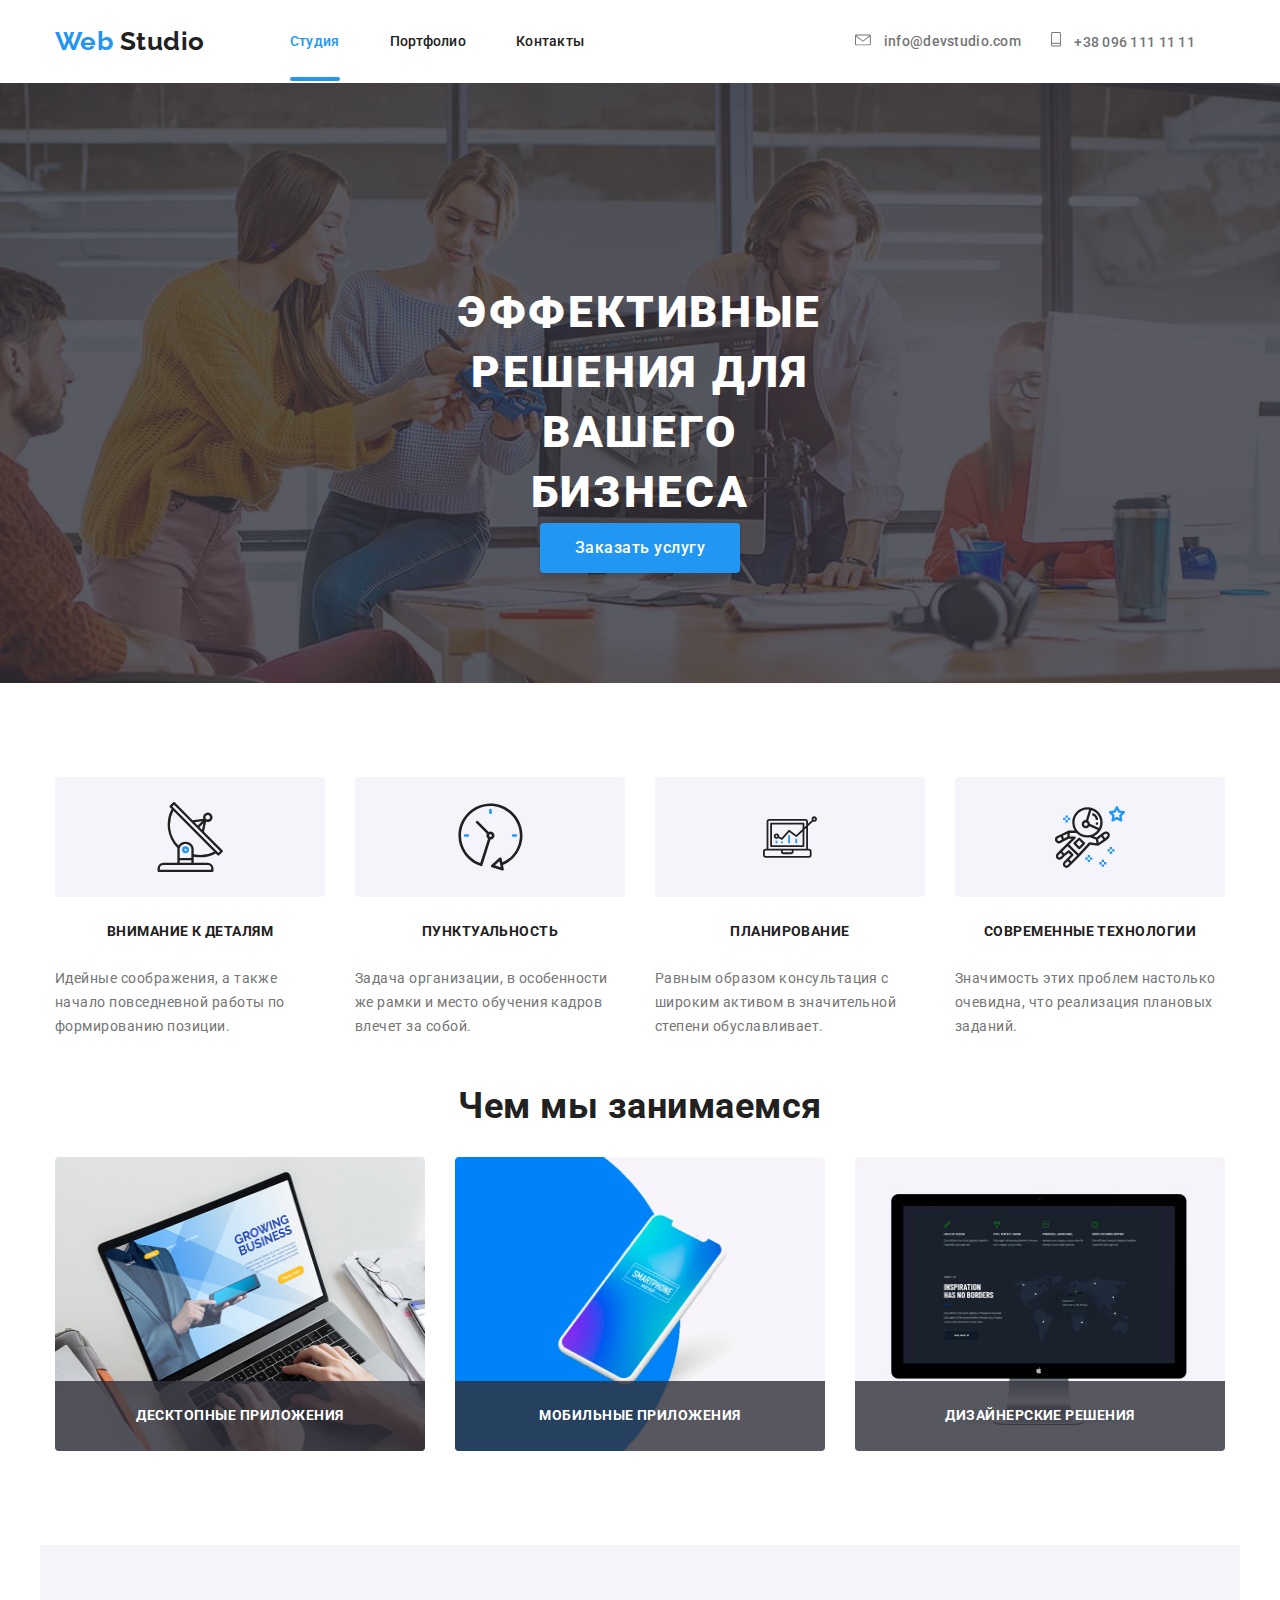
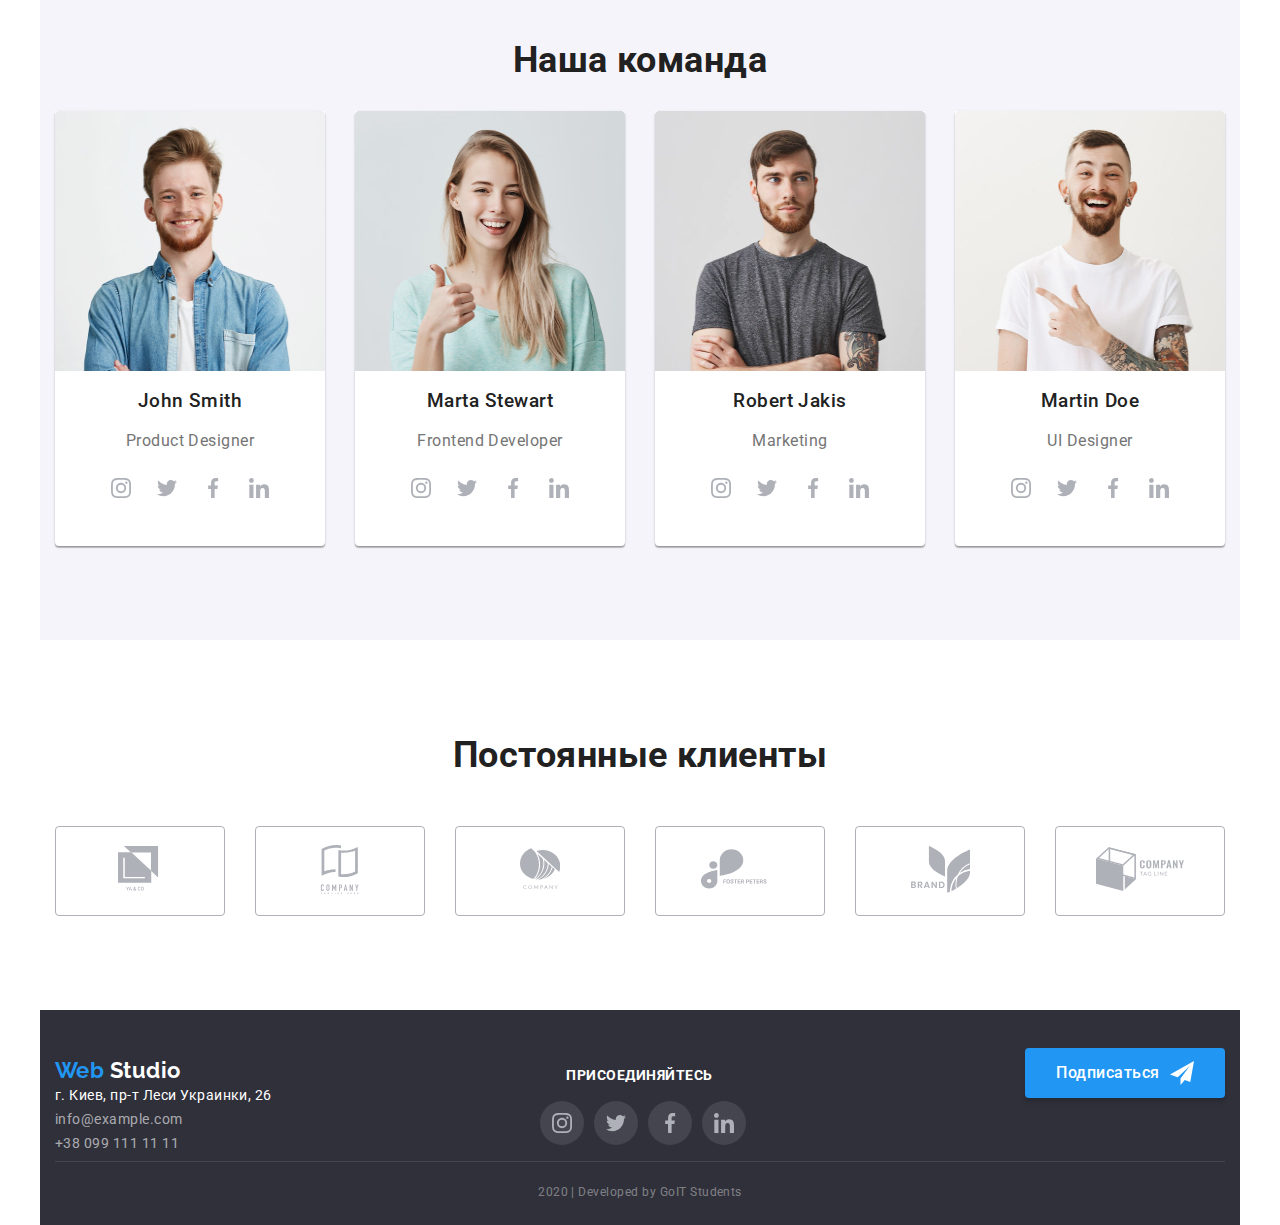
<file: index.html>
<!DOCTYPE html>
<html lang="ru">
  <head>
    <meta charset="UTF-8" />
    <meta name="viewport" content="width=device-width, initial-scale=1.0" />
    <title>Студия</title>
    <link
      href="https://fonts.googleapis.com/css2?family=Raleway:wght@700&family=Roboto:wght@400;500;700;900&display=swap"
      rel="stylesheet"
    />
    <link
      rel="stylesheet"
      href="
            https://cdnjs.cloudflare.com/ajax/libs/modern-normalize/0.6.0/modern-normalize.min.css"
    />
    <link rel="stylesheet" href="./css/style.css" />
  </head>
  <body>
    <header class="conteiner centre ">
        <nav class="centre">
          <a href="./index.html" class="logo"
            >Web<span class="logo-item"> Studio</span></a
          >
          <ul class="site-nav list">
            <li>
              <a
                href="./index.html"
                class="link current"
                style="margin-left: 85px;"
                >Студия</a
              >
            </li>
            <li>
              <a href="./portfolio.html" class="link">Портфолио</a>
            </li>
            <li><a href="#" class="link">Контакты</a></li>
          </ul>
        </nav>

        <ul class="contacts list">
          <div class="contats-link">
            <li>
              <a href="mailto:info@devstudio.com" class="link">
                <svg style="margin-right: 10px;" width="16" height="12">
                  <use href="./images/sprite.svg#icon-mail"></use>
                </svg>
                info@devstudio.com</a
              >
            </li>
          </div>

          <div class="contats-link">
            <li>
              <a href="tel:+380961111111" class="link">
                <svg style="margin-right: 10px;" width="10" height="15">
                  <use href="./images/sprite.svg#icon-tel"></use>
                </svg>
                +38 096 111 11 11</a
              >
            </li>
          </div>
        </ul>
      
    </header>
    <main>
      <!-- Герой -->
      <section class="hero ">
       
          <h1 class="hero-title">
            эффективные решения для вашего бизнеса
          </h1>
          <a href="#"> <button class="hero-button">Заказать услугу</button></a>
       
      </section>

      <!-- Наши преимущества-->
      <section class="conteiner section">
        <h2 class="list visually-hidden">Наши преимущества</h2>

        <ul class="advantages list">
          <li class="item">
            <div class="icon-bag">
              <svg width="66px" height="70px">
                <use href="./images/sprite.svg#icon-antenna"></use>
              </svg>
            </div>

            <!--  <a href="#"><img src="./images/antenna.svg" alt="спутник" /></a> -->
            <h3 class="subtitle">Внимание к деталям</h3>

            <p class="text">
              Идейные соображения, а также начало повседневной работы по
              формированию позиции.
            </p>
          </li>
          <li class="item">
            <div class="icon-bag">
              <svg width="67px" height="70px">
                <use href="./images/sprite.svg#icon-clock"></use>
              </svg>
            </div>
            <!-- <a href="#"><img src="./images/clock.svg" alt="часы" /></a> -->
            <h3 class="subtitle">Пунктуальность</h3>
            <p class="text">
              Задача организации, в особенности же рамки и место обучения кадров
              влечет за собой.
            </p>
          </li>
          <li class="item">
            <div class="icon-bag">
              <svg width="70px" height="54px">
                <use href="./images/sprite.svg#icon-comp"></use>
              </svg>
            </div>
            <!-- <a href="#"><img src="./images/comp.svg" style="height: 70px;" alt="диаграмма" /></a> -->
            <h3 class="subtitle">Планирование</h3>
            <p class="text">
              Равным образом консультация с широким активом в значительной
              степени обуславливает.
            </p>
          </li>
          <li class="item">
            <div class="icon-bag">
              <svg width="70px" height="70px">
                <use href="./images/sprite.svg#icon-cosmos"></use>
              </svg>
            </div>

            <!-- <a href="#"><img src="./images/cosmos.svg" style="height: 70px;" alt="космонавт" /></a> -->
            <h3 class="subtitle">Современные технологии</h3>
            <p class="text">
              Значимость этих проблем настолько очевидна, что реализация
              плановых заданий.
            </p>
          </li>
        </ul>
      </section>

 <!-- Чем мы занимаемся -->

      <section class="conteiner  section">
        <h2 class="section-title">Чем мы занимаемся</h2>
          
        <ul class="flex projects list ">

          
          <li class="cust-marg">
            <div class="apps">
            <a href="#">  
              <img
                src="./images/laptop.jpg"
                alt="ноутбук"
                style="width: 370px; height: 294px;"/></a>
                <h3 class="apps-position">Десктопные приложения</h3>
              </div>
               </li>
          

          <li class="cust-marg">
            <div class="apps">
            <a href="#">
              <img
                src="./images/phone.jpg"
                alt="мобильный телефон"
                style="width: 370px; height: 294px;"
            /></a>
            <h3 class="apps-position">Мобильные приложения</h3>
           </div>
          </li>
        
          <li class="cust-marg">
            <a href="#">
              <div class="apps">
              <img
                src="./images/mon.jpg"
                alt="монитор"
                style="width: 370px; height: 294px;"
              />
              
            </a>
            <h3 class="apps-position">Дизайнерские решения</h3>
            </div>
          </li>
        </ul>
       
      </section>
      <!-- Команда -->
      <section class="conteiner command section">
        <h2 class="section-title">Наша команда</h2>
        <ul class="list team">
          <li class="staff">
            <img
              src="./images/JohnSmith.jpg"
              alt="сотрудник Продукт Менеджер John Smith"
              style="width: 270px; height: 260px;"
            />
            <h3 class="section-subtitle">John Smith</h3>
            <p>Product Designer</p>

            <ul class="network">
              <li>
                <a href="#" class="size-icon" aria-label="Instagram">
                  <svg class="icon-animation" width="20px" height="20px">
                    <use href="./images/sprite.svg#icon-instagram"></use>
                  </svg>
                </a>
              </li>
              <li>
                <a href="#" class="size-icon" aria-label="Twitter"
                  ><svg width="20px" height="20px">
                    <use href="./images/sprite.svg#icon-twitter"></use>
                  </svg>
                </a>
              </li>
              <li>
                <a href="#" class="size-icon" aria-label="Facebook">
                  <svg width="20" height="20">
                    <use href="./images/sprite.svg#icon-facebook"></use>
                  </svg>
                </a>
              </li>
              <li>
                <a href="#" class="size-icon" aria-label="LinkedIn">
                  <svg width="20px" height="20px">
                    <use href="./images/sprite.svg#icon-linkedin"></use>
                  </svg>
                </a>
              </li>
            </ul>
          </li>
        

        <li class="staff">
          <img
            src="./images/MartaStewart.jpg"
            alt="сотрудник Frontend Developer Marta Stewart"
            style="width: 270px; height: 260px;"
          />
          <h3 class="section-subtitle">Marta Stewart</h3>
          <p>Frontend Developer</p>
          <ul class="network">
            <li>
              <a href="#" class="size-icon" aria-label="Instagram">
                <svg width="20px" height="20px">
                  <use href="./images/sprite.svg#icon-instagram"></use>
                </svg>
              </a>
            </li>
            <li>
              <a href="#" class="size-icon" aria-label="Twitter"
                ><svg width="20px" height="20px">
                  <use href="./images/sprite.svg#icon-twitter"></use>
                </svg>
              </a>
            </li>
            <li>
              <a href="#" class="size-icon" aria-label="Facebook">
                <svg width="20" height="20">
                  <use href="./images/sprite.svg#icon-facebook"></use>
                </svg>
              </a>
            </li>
            <li>
              <a href="#" class="size-icon" aria-label="LinkedIn">
                <svg width="20px" height="20px">
                  <use href="./images/sprite.svg#icon-linkedin"></use>
                </svg>
              </a>
            </li>
          </ul>
        </li>

        <li class="staff">
          <img
            src="./images/RobertJakis.jpg"
            alt="сотрудник Marketing Robert Jakis"
            style="width: 270px; height: 260px;"
          />
          <h3 class="section-subtitle">Robert Jakis</h3>
          <p>Marketing</p>
          <ul class="network">
            <li>
              <a href="#" class="size-icon" aria-label="Instagram">
                <svg width="20px" height="20px">
                  <use href="./images/sprite.svg#icon-instagram"></use>
                </svg>
              </a>
            </li>
            <li>
              <a href="#" class="size-icon" aria-label="Twitter"
                ><svg width="20px" height="20px">
                  <use href="./images/sprite.svg#icon-twitter"></use>
                </svg>
              </a>
            </li>
            <li>
              <a href="#" class="size-icon" aria-label="Facebook">
                <svg width="20" height="20">
                  <use href="./images/sprite.svg#icon-facebook"></use>
                </svg>
              </a>
            </li>
            <li>
              <a href="#" class="size-icon" aria-label="LinkedIn">
                <svg width="20px" height="20px">
                  <use href="./images/sprite.svg#icon-linkedin"></use>
                </svg>
              </a>
            </li>
          </ul>
        </li>

        <li class="staff">
          <img
            src="./images/MartinDoe.jpg"
            alt="сотрудник UI Designer Martin Doe"
            style="width: 270px; height: 260px;"
          />
          <h3 class="section-subtitle">Martin Doe</h3>
          <p>UI Designer</p>
          <ul class="network">
            <li>
              <a href="#" class="size-icon" aria-label="Instagram">
                <svg width="20px" height="20px">
                  <use href="./images/sprite.svg#icon-instagram"></use>
                </svg>
              </a>
            </li>
            <li>
              <a href="#" class="size-icon" aria-label="Twitter"
                ><svg width="20px" height="20px">
                  <use href="./images/sprite.svg#icon-twitter"></use>
                </svg>
              </a>
            </li>
            <li>
              <a href="#" class="size-icon" aria-label="Facebook">
                <svg width="20" height="20">
                  <use href="./images/sprite.svg#icon-facebook"></use>
                </svg>
              </a>
            </li>
            <li>
              <a href="#" class="size-icon" aria-label="LinkedIn">
                <svg width="20px" height="20px">
                  <use href="./images/sprite.svg#icon-linkedin"></use>
                </svg>
              </a>
            </li>
          </ul>
        
      </section>

      <!--Постоянные клиенты -->
      <section class="conteiner section">
        <h2 class="section-title list">Постоянные клиенты</h2>
        <ul class="list customers">
          <li class="clients">
            <a class="client-link" href="#" >
              <svg class="animation" width="44" height="49">
                <use href="./images/sprite.svg#icon-clients1"></use>
              </svg>
            </a>
          </li>
          <li class="clients">
            <a class="client-link" href="#">
              <svg class="animation" width="44" height="49">
                <use href="./images/sprite.svg#icon-clients2"></use>
              </svg>
            </a>
          </li>
          <li class="clients">
            <a class="client-link" href="#">
              <svg class="animation" width="40" height="52">
                <use href="./images/sprite.svg#icon-clients3"></use>
              </svg>
            </a>
          </li>
          <li class="clients">
            <a class="client-link" href="#">
              <svg class="animation" width="79" height="42">
                <use href="./images/sprite.svg#icon-clients4"></use>
              </svg>
            </a>
          </li>
          <li class="clients">
            <a class="client-link" href="#">
              <svg class="animation" width="59" height="47">
                <use href="./images/sprite.svg#icon-clients5"></use>
              </svg>
            </a>
          </li>
          <li class="clients">
            <a class="client-link" href="#">
              <svg class="animation" width="88" height="45">
                <use href="./images/sprite.svg#icon-clients6"></use>
              </svg>
            </a>
          </li>
        </ul>
      </section>
    </main>
    <!-- Футер -->
    <footer class="conteiner back-footer">
      <div class="footer-flex">
        <div class="footer">
          <a href="#" class="logo">Web<span class="text"> Studio</span></a>
          <address class="address">
            г. Киев, пр-т Леси Украинки, 26 <br />
            <span class="footer-contacts">
              info@example.com <br />
              +38 099 111 11 11</span
            >
          </address>
        </div>
        <div class="slogan-padding">
          <b class="slogan">присоединяйтесь</b>

          <ul class="network">
            <li>
              <a href="#" class="footer-icon" aria-label="Instagram">
                <svg width="20px" height="20px">
                  <use href="./images/sprite.svg#icon-instagram"></use>
                </svg>
              </a>
            </li>
            <li>
              <a href="#" class="footer-icon" aria-label="Twitter"
                ><svg width="20px" height="20px">
                  <use href="./images/sprite.svg#icon-twitter"></use>
                </svg>
              </a>
            </li>
            <li>
              <a href="#" class="footer-icon" aria-label="Facebook">
                <svg width="20" height="20">
                  <use href="./images/sprite.svg#icon-facebook"></use>
                </svg>
              </a>
            </li>
            <li>
              <a href="#" class="footer-icon" aria-label="LinkedIn">
                <svg width="20px" height="20px">
                  <use href="./images/sprite.svg#icon-linkedin"></use>
                </svg>
              </a>
            </li>
          </ul>
        </div>

        <div class="button-flex">
          <button class="text hero-button send">
            Подписаться
            <svg style="margin-left: 10px;" width="24" height="24">
              <use href="./images/sprite.svg#icon-send"></use>
            </svg>
          </button>
        </div>
      </div>
      <div>
        <p class="copyright">2020 | Developed by GoIT Students</p>
      </div>
    </footer>
  </body>
</html>
</file>
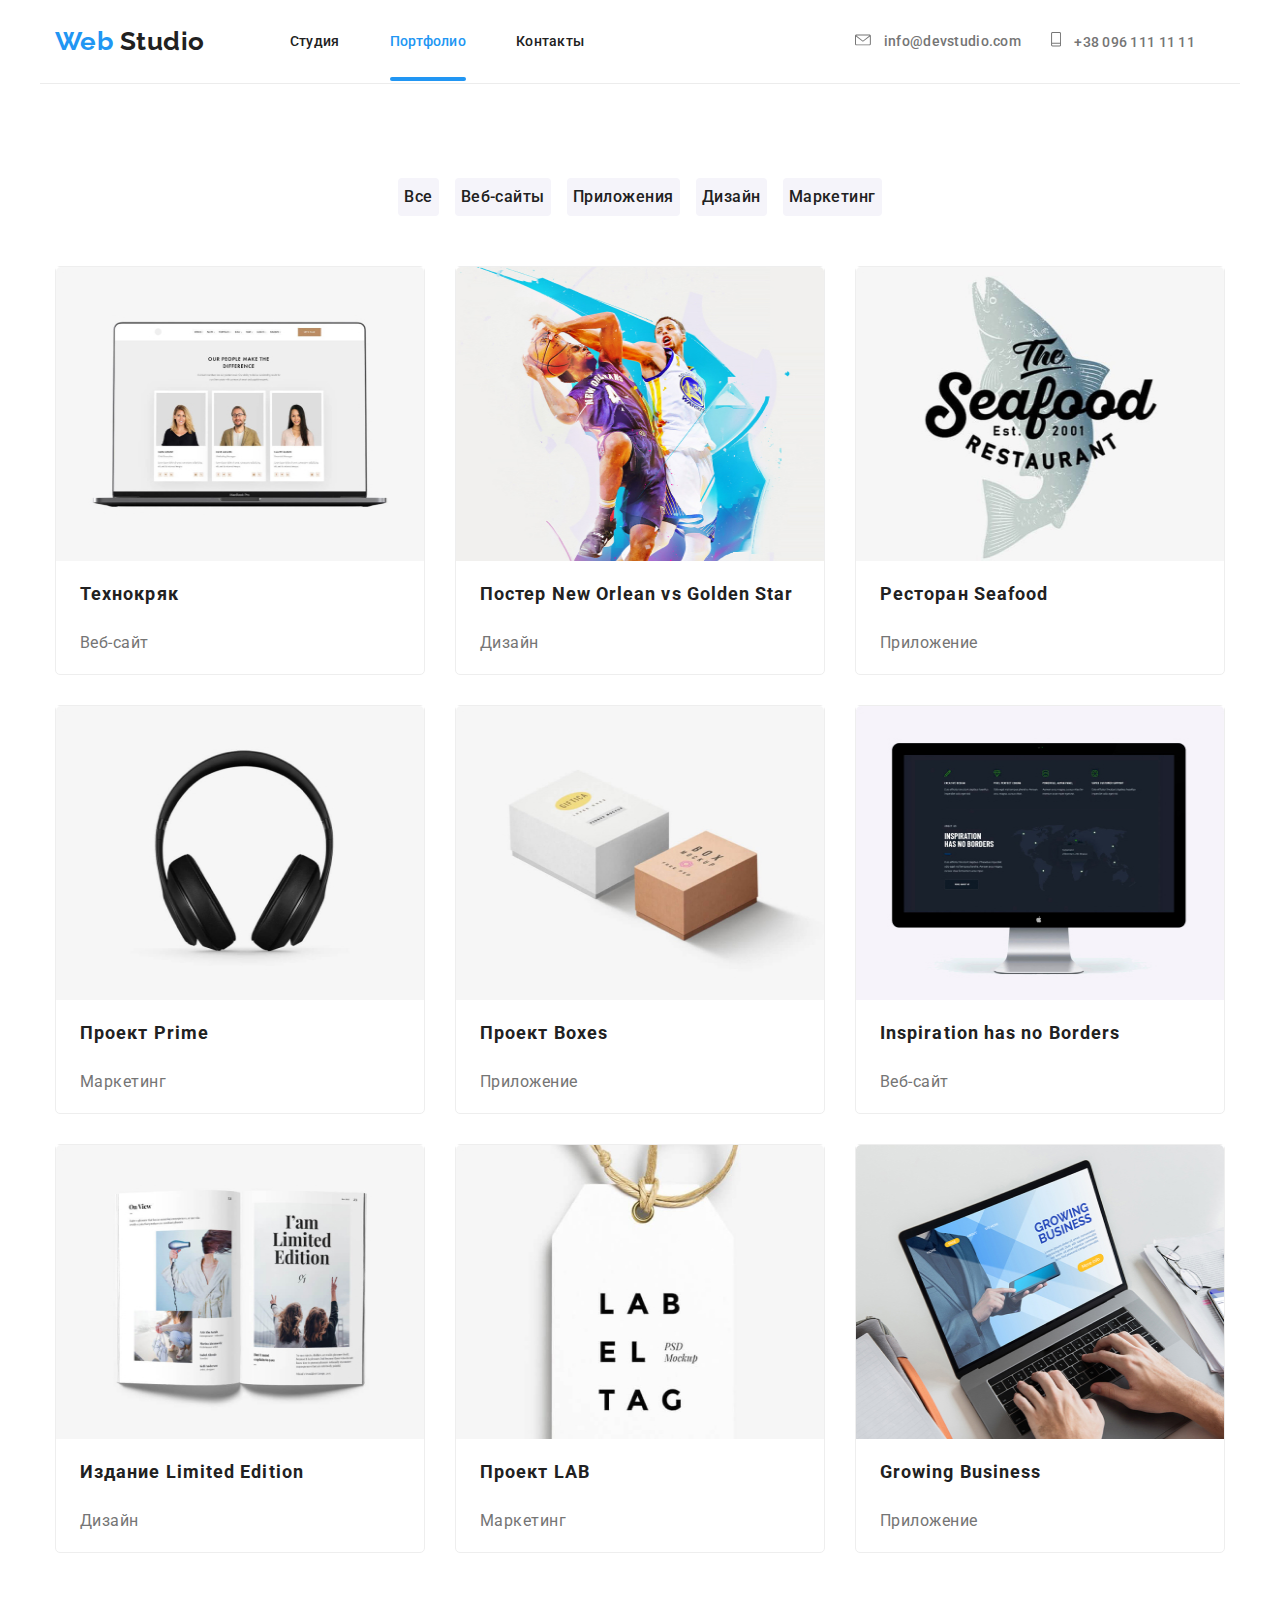
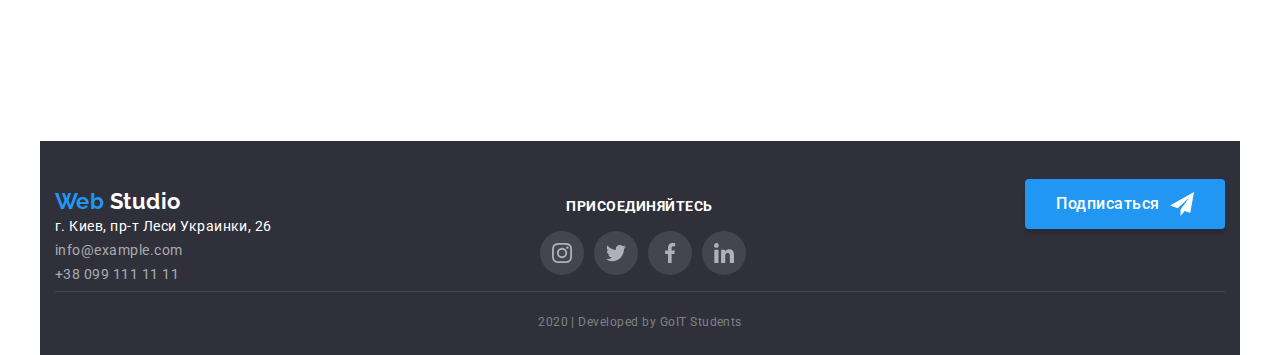
<file: portfolio.html>
<!DOCTYPE html>
<html lang="ru">
  <head>
    <meta charset="UTF-8" />
    <meta name="viewport" content="width=device-width, initial-scale=1.0" />
    <title>Портфолио</title>
    <link
      href="https://fonts.googleapis.com/css2?family=Raleway:wght@700&family=Roboto:wght@400;500;700;900&display=swap"
      rel="stylesheet"
    />
    <link
      rel="stylesheet"
      href="
            https://cdnjs.cloudflare.com/ajax/libs/modern-normalize/0.6.0/modern-normalize.min.css"
    />
    <link rel="stylesheet" href="./css/style.css" />
  </head>
  <body>
    <!-- Шапка сайта -->
<header>
  <div class="conteiner centre border" >
    <nav class="centre">
      <a href="./index.html" class="logo">Web<span class="logo-item"> Studio</span></a>
      <ul class="site-nav list">
        <li>
          <a href="./index.html" class="link" style="margin-left: 85px;">Студия</a>
        </li>
        <li>
          <a href="./portfolio.html" class="link current">Портфолио</a>
        </li>
        <li><a href="#" class="link">Контакты</a></li>
      </ul>
    </nav>
    <ul class="contacts list">
      <div class="contats-link">
        <li>
          <a href="mailto:info@devstudio.com" class="link">
            <svg style="margin-right: 10px;" width="16" height="12">
              <use href="./images/sprite.svg#icon-mail"></use>
            </svg>
            info@devstudio.com</a>
        </li>
      </div>

      <div class="contats-link">
        <li>
          <a href="tel:+380961111111" class="link">
            <svg style="margin-right: 10px;" width="10" height="15">
              <use href="./images/sprite.svg#icon-tel"></use>
            </svg> +38 096 111 11 11</a>
        </li>
    </ul>
  </div>

  
</header>
    <main>
      <section class="conteiner section">
        <!-- Портфолио проектов -->
        <h1 class="visually-hidden">Наши проекты</h1>
        <ul class="button-position">
          <li><button class="button">Все</button></li>
          <li><button class="button">Веб-сайты</button></li>
          <li>
            <button class="button">Приложения</button>
          </li>
          <li><button class="button">Дизайн</button></li>
          <li><button class="button">Маркетинг</button></li>
        </ul>

        <ul class="project name">
          <li class="works">

          <div class="product-thumb">
              
            <a href="#"> 

               <img class=""
                src="./images/portfolio/tehno.jpg"
                alt="ноутбук с сайтом"
                style="width: 370px; height: 294px;" />
                </a>

                  <p class="product-text">
                    Технокряк это современная площадка распространения коронавируса.
                    Компании используют эту платформу для цифрового шпионажа и атак на
                    защищённые сервера конкурентов.
                  </p>
                
             
               </div>
              
            <h2 class="project-title">Технокряк</h2>
            <p class="text margin-text">Веб-сайт</p>
                        
            

            
          </li>
          <li class="works">
                      <div class="product-thumb">
                      
                        <a href="#"> 
                      
                          <img class="" src="./images/portfolio/poster.jpg" alt="ноутбук с сайтом" style="width: 370px; height: 294px;" />
                        </a>
                      
                          <p class="product-text">
                            Технокряк это современная площадка распространения коронавируса.
                            Компании используют эту платформу для цифрового шпионажа и атак на
                            защищённые сервера конкурентов.
                          </p>
                      
                      
                      </div>
                    
            <h2 class="project-title">Постер New Orlean vs Golden Star</h2>
            <p class="text margin-text">Дизайн</p>
            <!-- <p class="text-icon">
              text.
            </p> -->
          </li>
          <li class="works">
                      <div class="product-thumb">
                      
                        <a href="#"> 
                      
                          <img class="" src="./images/portfolio/restoran.jpg" alt="ноутбук с сайтом" style="width: 370px; height: 294px;" />
                      </a>
                      
                          <p class="product-text">
                            Технокряк это современная площадка распространения коронавируса.
                            Компании используют эту платформу для цифрового шпионажа и атак на
                            защищённые сервера конкурентов.
                          </p>
                      
                      
                      </div>
            <h2 class="project-title">Ресторан Seafood</h2>
            <p class="text margin-text">Приложение</p>
            <!-- <p class="text-icon">
              text.
            </p> -->
            
          </li>
          <li class="works">
            <div class="product-thumb">
            
              <a href="#">
            
                <img class="" src="./images/portfolio/prime.jpg" alt="ноутбук с сайтом" style="width: 370px; height: 294px;" />
              </a>
            
              <p class="product-text">
                Технокряк это современная площадка распространения коронавируса.
                Компании используют эту платформу для цифрового шпионажа и атак на
                защищённые сервера конкурентов.
              </p>
            
            
            </div>

            <h2 class="project-title">Проект Prime</h2>
            <p class="text margin-text">Маркетинг</p>
            <!-- <p class="text-icon">
              text.
            </p> -->
          </li>
          <li class="works">
            <div class="product-thumb">
            
              <a href="#">
            
                <img class="" src="./images/portfolio/box.jpg" alt="ноутбук с сайтом" style="width: 370px; height: 294px;" />
              </a>
            
              <p class="product-text">
                Технокряк это современная площадка распространения коронавируса.
                Компании используют эту платформу для цифрового шпионажа и атак на
                защищённые сервера конкурентов.
              </p>
            
            
            </div>

            <h2 class="project-title">Проект Boxes</h2>
            <p class="text margin-text">Приложение</p>
            <!-- <p class="text-icon">
              text.
            </p> -->
          </li>
          <li class="works">
            <div class="product-thumb"> 
            
              <a href="#">
            
                <img class="" src="./images/portfolio/monik.jpg" alt="ноутбук с сайтом" style="width: 370px; height: 294px;" />
              </a>
            
              <p class="product-text">
                Технокряк это современная площадка распространения коронавируса.
                Компании используют эту платформу для цифрового шпионажа и атак на
                защищённые сервера конкурентов.
              </p>
            </div>

            <h2 class="project-title">Inspiration has no Borders</h2>
            <p class="text margin-text">Веб-сайт</p>
            <!-- <p class="text-icon">
              text.
            </p> -->
          </li>
          <li class="works">
            <div class="product-thumb">
            
              <a href="#">
            
                <img class="" src="./images/portfolio/book.jpg" alt="ноутбук с сайтом" style="width: 370px; height: 294px;" />
              </a>
            
              <p class="product-text">
                Технокряк это современная площадка распространения коронавируса.
                Компании используют эту платформу для цифрового шпионажа и атак на
                защищённые сервера конкурентов.
              </p>
            </div>

            <h2 class="project-title">Издание Limited Edition</h2>
            <p class="text margin-text">Дизайн</p>
            <!-- <p class="text-icon">
              text.
            </p> -->
          </li>
          <li class="works">
            <div class="product-thumb">
            
              <a href="#">
            
                <img class="" src="./images/portfolio/lab.jpg" alt="ноутбук с сайтом" style="width: 370px; height: 294px;" />
              </a>
            
              <p class="product-text">
                Технокряк это современная площадка распространения коронавируса.
                Компании используют эту платформу для цифрового шпионажа и атак на
                защищённые сервера конкурентов.
              </p>

            </div>

            <h2 class="project-title">Проект LAB</h2>
            <p class="text margin-text">Маркетинг</p>
            <!-- <p class="text-icon">
              text.
            </p> -->
          </li>
          <li class="works">
            <div class="product-thumb">
            
              <a href="#">
            
                <img class="" src="./images/portfolio/laptop.jpg" alt="ноутбук с сайтом" style="width: 370px; height: 294px;" />
              </a>
            
              <p class="product-text">
                Технокряк это современная площадка распространения коронавируса.
                Компании используют эту платформу для цифрового шпионажа и атак на
                защищённые сервера конкурентов.
              </p>

            </div>

            <h2 class="project-title">Growing Business</h2>
            <p class="text margin-text">Приложение</p>
            <!-- <p class="text-icon">
              text.
            </p> -->
          </li>
        </ul>
      </section>
    </main>
    <!-- Футер -->
    <footer class="conteiner back-footer">
      <div class="footer-flex">
        <div class="footer">
          <a href="#" class="logo">Web<span class="text"> Studio</span></a>
          <address class="address">
            г. Киев, пр-т Леси Украинки, 26 <br />
            <span class="footer-contacts">
              info@example.com <br />
              +38 099 111 11 11</span>
          </address>
        </div>
        <div class="slogan-padding">
          <b class="slogan">присоединяйтесь</b>
    
          <ul class="network">
            <li>
              <a href="#" class="footer-icon" aria-label="Instagram">
                <svg width="20px" height="20px">
                  <use href="./images/sprite.svg#icon-instagram"></use>
                </svg>
              </a>
            </li>
            <li>
              <a href="#" class="footer-icon" aria-label="Twitter"><svg width="20px" height="20px">
                  <use href="./images/sprite.svg#icon-twitter"></use>
                </svg>
              </a>
            </li>
            <li>
              <a href="#" class="footer-icon" aria-label="Facebook">
                <svg width="20" height="20">
                  <use href="./images/sprite.svg#icon-facebook"></use>
                </svg>
              </a>
            </li>
            <li>
              <a href="#" class="footer-icon" aria-label="LinkedIn">
                <svg width="20px" height="20px">
                  <use href="./images/sprite.svg#icon-linkedin"></use>
                </svg>
              </a>
            </li>
          </ul>
        </div>
    
        <div class="button-flex">
          <button class="text hero-button send">
            Подписаться
            <svg style="margin-left: 10px;" width="24" height="24">
              <use href="./images/sprite.svg#icon-send"></use>
            </svg>
          </button>
        </div>
      </div>
      <div>
        <p class="copyright">2020 | Developed by GoIT Students</p>
      </div>
    </footer>
  </body>
</html>
</file>
<file: css/style.css>
:root {
  --primary-text-color: #757575;
  --title-text-color: #212121;
  --button-text-color: #ffffff;
  --accent-color: #2196f3;
  --primary-bg-color: #ffffff;
  --secondary-bg-color: #f5f4fa;
  --white-text-color: #ffffff;
  --portfolio-bg-color: #ffffff;
  --second-portfolio-bg-color: rgba(33, 150, 243, 0.9);
}
/*
body {
  width: 1230px;
  padding-left: 15px;
  padding-right: 15px;
  margin-left: auto;
  margin-right: auto;
}
*/

ul {
  list-style: none;
}
body {
  background-color: var(--primary-bg-color);
  color: var(--primary-text-color);
  font-family: Roboto, sans-serif;
  font-weight: 400;
  letter-spacing: 0.03em;
}
.list {
  padding: 0;
  margin: 0;
}

h1,
h2,
h3,
h4,
h5,
h6 {
  color: var(--title-text-color);
  font-weight: 700;
}

.visually-hidden {
  position: absolute;
  width: 1px;
  height: 1px;
  margin: -1px;
  border: 0px;
  padding: 0px;
  clip: rect(0 0 0 0);
  overflow: hidden;
}
img {
  display: block;
  max-width: 100%;
  height: auto;
}

.logo {
  display: block;
}

.section {
  padding-top: 94px;
  padding-bottom: 94px;
}
.logo {
  font-family: Raleway, sans-serif;
  font-weight: 700;
  font-size: 26px;
  line-height: 1.19;

  color: var(--accent-color);
  text-decoration: none;
}
.logo .logo-item {
  color: var(--title-text-color);
}

.logo .text {
  color: var(--white-text-color);
}
.margin-text {
  padding-left: 24px;
  padding-right: 24px;
}

.icon-bag {
  display: inline-flex;
  justify-content: center;
  align-items: center;
  background: #f5f4fa;
  border-radius: 4px;
  width: 270px;
  height: 120px;
}

.conteiner {
  width: 1200px;
  padding-left: 15px;
  padding-right: 15px;
  margin-left: auto;
  margin-right: auto;
}

.centre {
  align-items: center;
  display: flex;
}

.main-nav {
  display: flex;
}
.contacts {
  display: flex;
  padding-top: 32px;
  padding-bottom: 32px;

  margin-left: auto;
}
.site-nav {
  display: flex;
}

.advantages {
  display: flex;
}
.team {
  display: flex;
  text-align: center;
}

.network {
  display: flex;
  justify-content: space-between;
  margin-left: 44px;
  margin-right: 44px;
  padding-left: 0px;
}

.size-icon:hover {
  background-color: #2196f3;
  --color5: var(--white-text-color);
}

.size-icon {
  transition: background-color 1150ms cubic-bezier(0.4, 0, 0.2, 1);
}

.size-icon {
  background-position: center;
  display: flex;
  justify-content: center;
  align-items: center;
  width: 44px;
  height: 44px;
  border-radius: 50%;
  margin-bottom: 36px;
}

.staff {
  background-color: #ffffff;
  box-shadow: 0px 2px 1px rgba(0, 0, 0, 0.2), 0px 1px 1px rgba(0, 0, 0, 0.14),
    0px 1px 3px rgba(0, 0, 0, 0.12);

  border-radius: 4px;
}
.staff:not(:last-child) {
  margin-right: 30px;
}
.projects {
  /* position: relative; */
}

.flex {
  display: flex;
}
.apps {
  position: relative;
}
.apps-position {
  color: var(--white-text-color);
  position: absolute;
  bottom: 0;
  background: rgba(47, 48, 58, 0.8);
  border-radius: 0px 0px 4px 4px;
  padding-top: 27px;
  padding-bottom: 27px;
  width: 100%;

  font-size: 14px;
  line-height: 1.14;
  text-align: center;
  text-transform: uppercase;
  margin: 0px;
}
.cust-marg:not(:last-child) {
  margin-right: 30px;
}

.customers {
  display: flex;
  justify-content: space-between;

  padding-top: 50px;
}

.client-link {
  fill: #afb1b8;
}

.clients {
  display: flex;
  justify-content: center;
  align-items: center;
  width: 170px;
  height: 90px;
  border: 1px solid #afb1b8;
  border-radius: 4px;
}
.clients:hover {
  border: 1px solid #2196f3;
}
.clients:hover .client-link {
  fill: #2196f3;
}
.clients {
  transition: border 250ms cubic-bezier(0.4, 0, 0.2, 1);
}

.animation {
  transition: fill 250ms cubic-bezier(0.4, 0, 0.2, 1);
}

/* .clients {
  display: flex;
  justify-content: center;
  align-items: center;
} */

.item {
  width: 270px;
  height: 120px;

  margin-right: 30px;
}

/* .item {
  width: 70px;
  height: 70px;
} */

.site-nav li {
  margin-right: 50px;
}
.site-nav li:last-child {
  margin-right: 0px;
}
.site-nav .link,
.contacts .link {
  font-weight: 500;
  font-size: 14px;
  line-height: 1.14;
  letter-spacing: 0.02em;
}

.link {
  transition: background-color 250ms cubic-bezier(0.4, 0, 0.2, 1),
    color 250ms cubic-bezier(0.4, 0, 0.2, 1);
}
.site-nav .link {
  color: var(--title-text-color);
}
.current {
  position: relative;
}
.current::after {
  position: absolute;
  display: block;
  content: '';

  width: 100%;
  height: 4px;
  left: 0;

  border-radius: 2px;
  bottom: 0;

  background-color: #2196f3;
}
.site-nav .link.current {
  color: var(--accent-color);
}
.contacts .link {
  color: inherit;
  margin-right: 30px;
}

.link:hover,
.link:focus,
.link {
  color: var(--accent-color);
  text-decoration: none;
}

.contats-link:hover {
  display: flex;
  align-items: baseline;
  --color3: var(--accent-color);
  --color2: var(--accent-color);
}

.hero {
  background-image: linear-gradient(
      rgba(47, 48, 58, 0.8),
      rgba(47, 48, 58, 0.8)
    ),
    url('../images/hero.jpg');
  background-position: center;
  background-repeat: no-repeat;
  background-size: cover;
  max-width: 1600px;
  height: 600px;
  margin-left: auto;
  margin-right: auto;
  padding: 200px 452px;

  text-align: center;
  justify-content: center;
}

.hero-title {
  margin: 0px;
  background-position: center;
  color: var(--white-text-color);

  font-weight: 900;
  font-size: 44px;
  line-height: 1.36;

  text-align: center;
  letter-spacing: 0.06em;
  text-transform: uppercase;
}
.hero {
  font-weight: 700;
}

.list .text {
  font-size: 14px;
  line-height: 1.71;
}
.subtitle {
  display: flex;
  justify-content: center;
  align-items: center;
  font-size: 14px;
  line-height: 1.14;

  text-transform: uppercase;
  margin-top: 27px;
  margin-bottom: 27px;
}
.project {
  position: static;
  display: flex;
  flex-wrap: wrap;
  padding-left: 0px;
  padding-bottom: 94px;
  margin: 0px;
}
.projects .subtitle {
  color: var(--white-text-color);
}

.button-position {
  display: flex;
  justify-content: center;
  margin-top: 0px;
  margin-bottom: 50px;
  padding: 0px;
}

.border {
  border-bottom: 1px solid #ececec;
}

.hero-button {
  background: #2196f3;
  color: var(--button-text-color);
  box-shadow: 0px 4px 4px rgba(0, 0, 0, 0.15);
  border-radius: 4px;
  width: 200px;
  height: 50px;
  left: 700px;
  top: 430px;

  border: none;

  font-family: inherit;
  font-weight: 500;
  font-size: 16px;
  line-height: 1.62;
  letter-spacing: 0.03em;
}

/* .hero-button {
  background-color:red;
  color: white;
} */

/* .hero-button:focus,
.hero-button:hover {
  background-color:blue;
  color: var(--button-text-color);
  font-family: inherit;
  font-size: 16px;
  line-height: 1.87;
  letter-spacing: 0.06em;

  text-decoration: none;

  
  box-shadow: 0px 4px 4px rgba(0, 0, 0, 0.15);
  border-radius: 4px;
}
 */
.command {
  background-color: var(--secondary-bg-color);

  font-size: 16px;
  line-height: 1.19;
}

.section-title {
  font-size: 36px;
  line-height: 1.17;
  margin-top: 0;

  text-align: center;
}

.section-subtitle {
  font-weight: 500;
}

.footer .logo {
  font-size: 22px;
  line-height: 1.18;
}

.address .footer-contacts {
  color: rgba(255, 255, 255, 0.6);
}
.address {
  color: var(--white-text-color);

  font-style: normal;
  font-size: 14px;
  line-height: 1.71;
}
.text.button {
  font-weight: 900;
}
.copyright {
  color: rgba(255, 255, 255, 0.4);

  font-size: 12px;
  line-height: 2;

  text-align: center;
  display: block;
  padding-top: 18px;
  padding-bottom: 21px;

  border-top: 1px solid rgba(255, 255, 255, 0.1);
  margin: 0px;
}
.link {
  padding-top: 32px;
  padding-bottom: 32px;
}
/* Portfolio */
.name {
  margin: 0px;
}
.works {
  margin-right: 30px;
  margin-bottom: 30px;
  width: 370px;

  background: #ffffff;
  border: 1px solid #eeeeee;
  box-sizing: border-box;
  border-radius: 5px;
}
.works:nth-child(3n) {
  margin-right: 0px;
}

.works:nth-last-child(-n + 3) {
  margin-bottom: 0px;
}

.works:hover {
  box-shadow: 1px 4px 6px rgba(0, 0, 0, 0.16), 0px 4px 4px rgba(0, 0, 0, 0.06),
    0px 1px 1px rgba(0, 0, 0, 0.12);
}

.button {
  height: 38px;
  left: 865px;
  top: 174px;

  background: #f5f4fa;
  border-radius: 4px;
  margin-left: 8px;
  margin-right: 8px;

  border: none;
}

.button {
  background-color: var(--secondary-bg-color);
  color: var(--title-text-color);

  font-family: inherit;
  font-weight: 500;
  font-size: 16px;
  line-height: 1.62;
  letter-spacing: 0.03em;

  transition: background-color 250ms cubic-bezier(0.4, 0, 0.2, 1),
    color 250ms cubic-bezier(0.4, 0, 0.2, 1);
}
.button:hover,
.button:focus {
  background-color: var(--accent-color);
  color: var(--button-text-color);
}

.project-title {
  font-size: 18px;
  line-height: 2;
  margin-left: 24px;
  margin-right: 24px;

  letter-spacing: 0.06em;
}
.project .works:hover .product-text {
  transform: translateY(0%);
}

.product-thumb {
  position: relative;
  overflow: hidden;
}

.product-text {
  position: absolute;
  top: 0;
  left: 0;
  width: 100%;
  height: 100%;
  margin: 0;

  transform: translateY(100%);
  background-color: rgba(33, 150, 243, 0.9);

  font-size: 18px;
  line-height: 1.56;

  transition: transform 250ms cubic-bezier(0.4, 0, 0.2, 1);
}

.product-text {
  color: var(--white-text-color);
  padding-top: 63px;
  padding-bottom: 63px;
  padding-left: 24px;
  padding-right: 24px;
}
.project .list {
  background-color: var(--portfolio-bg-color);
}
.project .text {
  font-size: 16px;
  line-height: 1.87;
}

/* .text-icon:hover {
  position: absolute;

  background-color: var(--second-portfolio-bg-color);
  background: red;
  opacity: 1;
}  */

.project .text-icon {
  color: var(--white-text-color);

  font-size: 18px;
  line-height: 1.56;
}
.footer-icon {
  transition: background-color 250ms cubic-bezier(0.4, 0, 0.2, 1);
}

.footer-icon:hover {
  background-color: #2196f3;
  --color5: var(--white-text-color);
}

.footer-icon {
  display: flex;
  justify-content: center;
  align-items: center;
  background-color: rgba(255, 255, 255, 0.1);
  width: 44px;
  height: 44px;
  border-radius: 50%;
  margin-right: 10px;
}
.back-footer {
  background-color: #2f303a;
}
.footer-flex {
  display: flex;
  justify-content: space-between;
  /*  align-items: center; */
  align-items: baseline;
}
/* .button-flex {
  padding-left: 463px;
  padding-top: 93px;

} */
.slogan {
  color: var(--white-text-color);
  text-align: center;

  font-size: 14px;
  line-height: 1.14;

  text-transform: uppercase;
  padding-left: 70px;
}

.slogan-padding {
  align-self: center;
  justify-content: center;

  margin-top: 56px;
}
.send {
  display: flex;
  align-items: center;
  justify-content: center;
}
.footer {
  padding-top: 48px;
}
/* .port {
  margin-right: 30px;
  width: 380px;
  margin-bottom: 30px;
} */

/* .port:not(:nth-last-child(-n +3)){
  margin-right: 30px; 
}
*/
/*
.port:not(:nth-child(3n)) {
  margin-right: 30px;
}
*/
</file>
